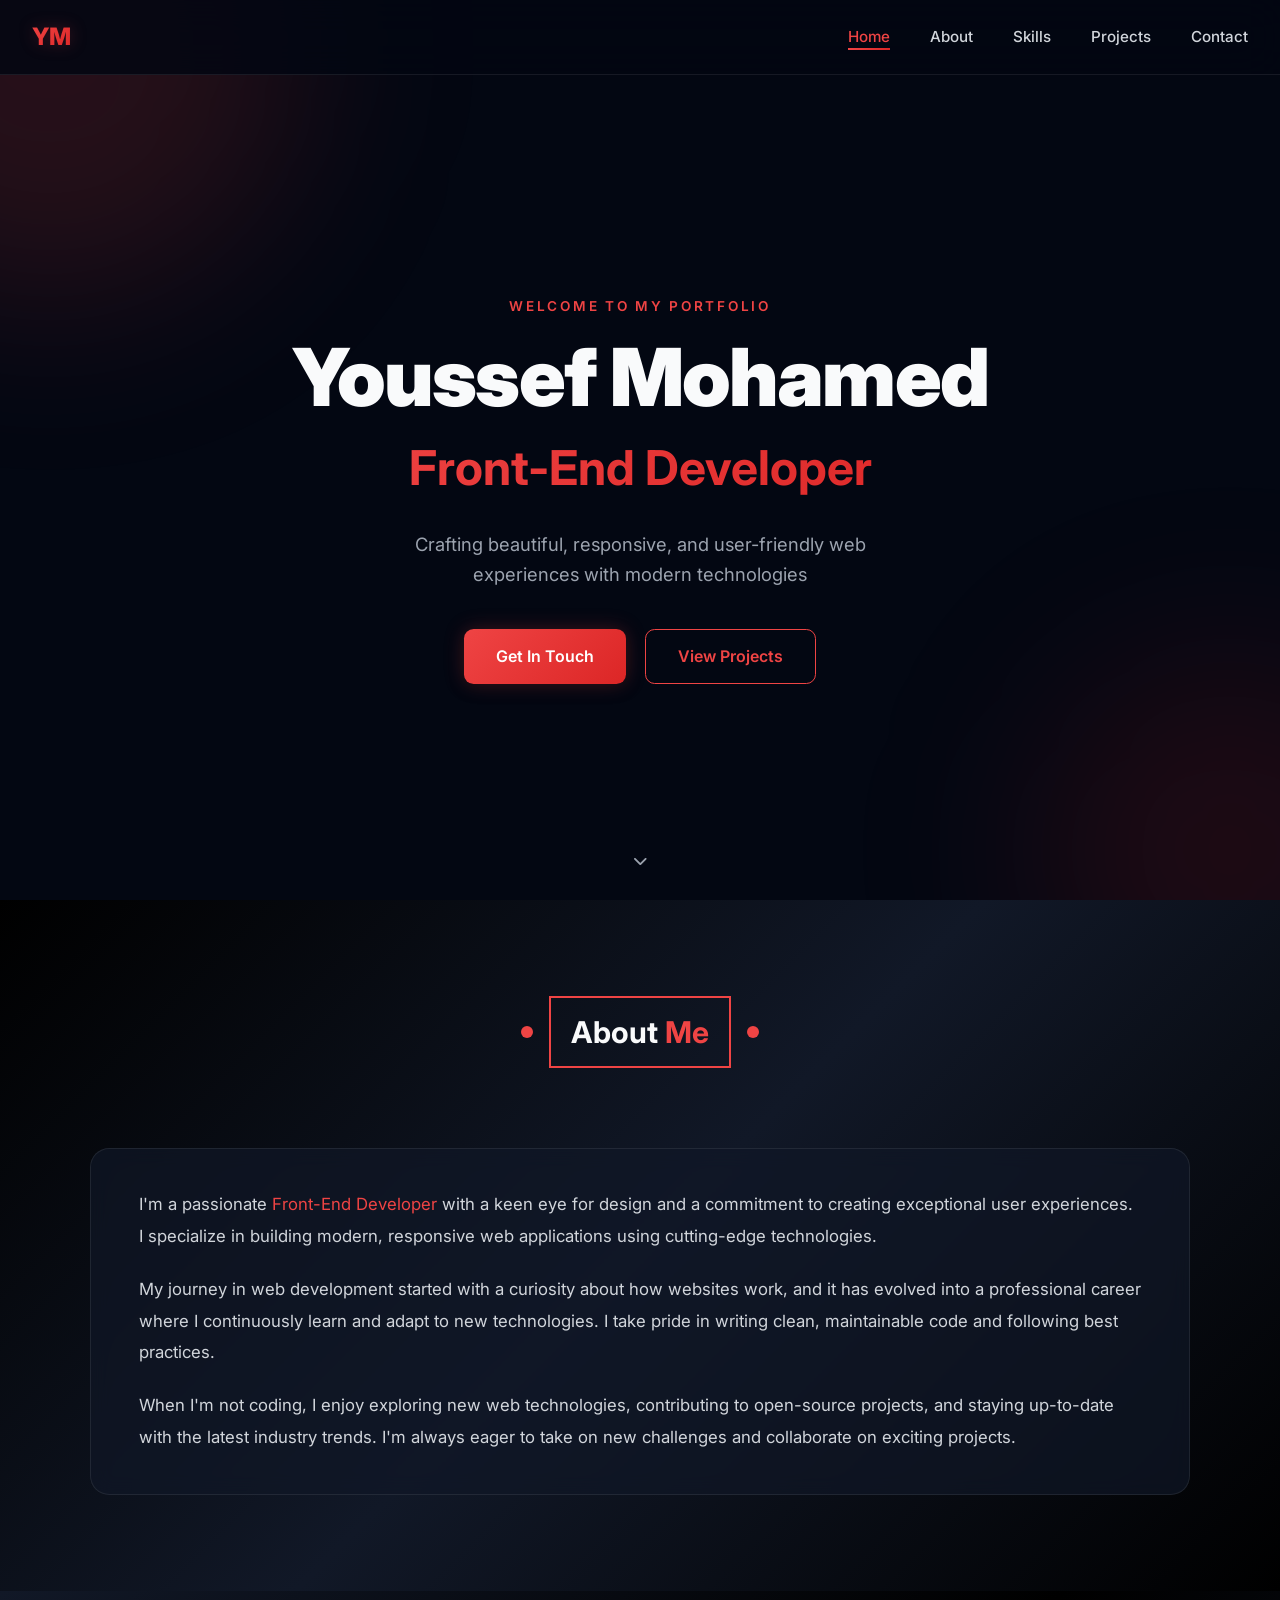
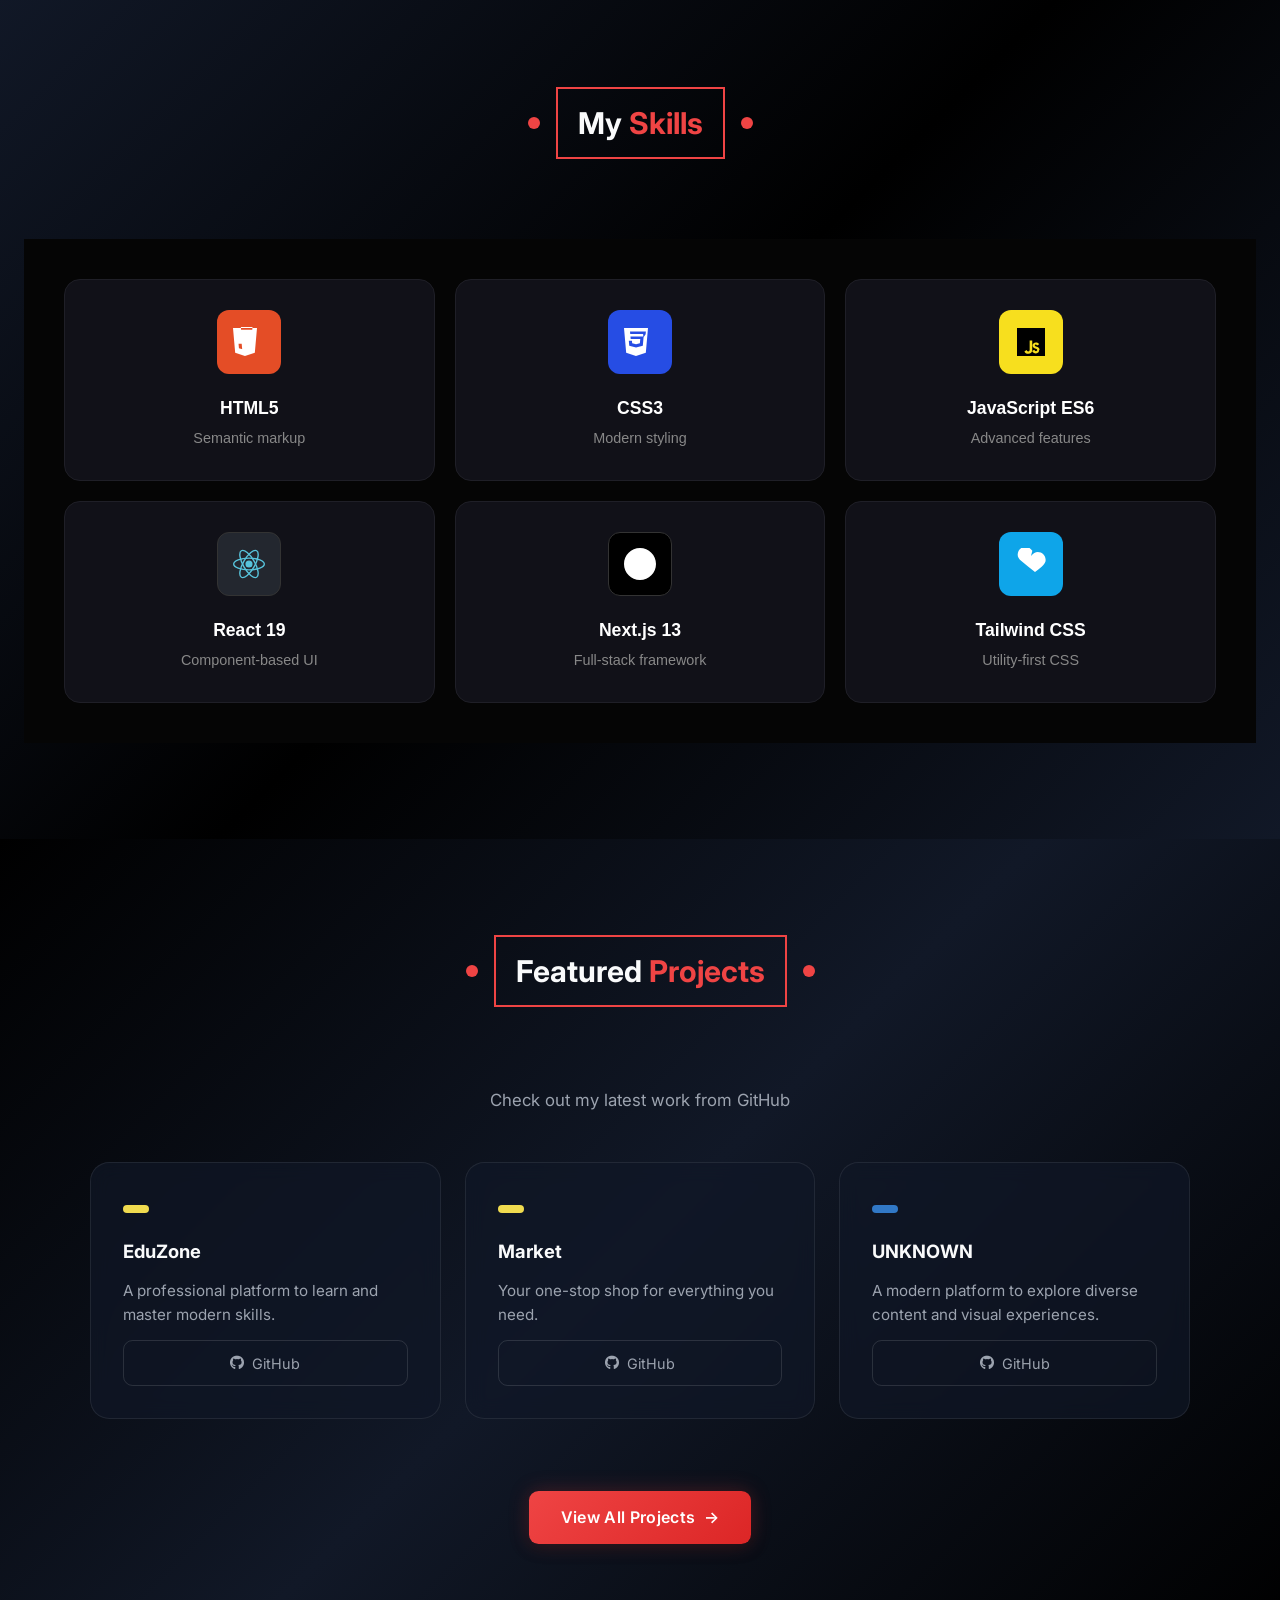
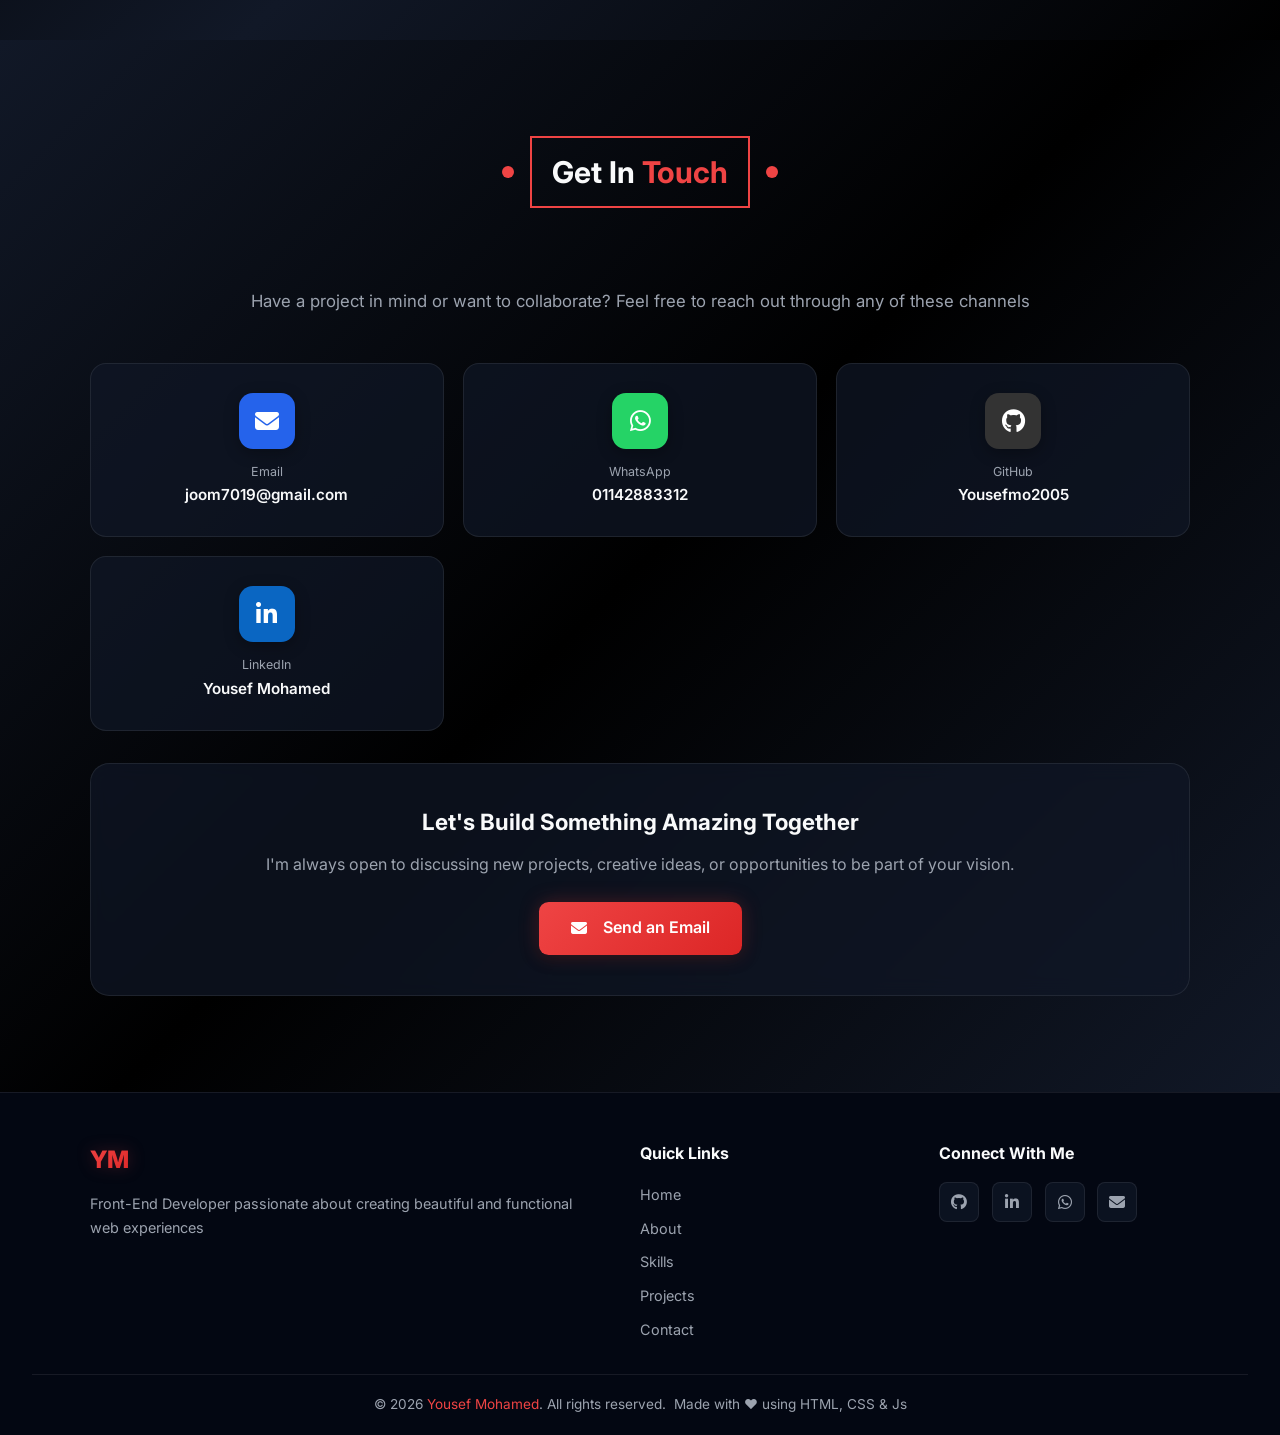
<file: index.html>
<!doctype html>
<html lang="en">
  <head>
    <meta charset="UTF-8" />
    <meta name="viewport" content="width=device-width, initial-scale=1.0" />
    <title>Premium Personal Portfolio Website</title>
    <link rel="preconnect" href="https://fonts.googleapis.com" />
    <link rel="preconnect" href="https://fonts.gstatic.com" crossorigin />
    <link
      href="https://fonts.googleapis.com/css2?family=Inter:wght@300;400;500;600;700;800;900&display=swap"
      rel="stylesheet"
    />
    <link
      rel="stylesheet"
      href="https://cdnjs.cloudflare.com/ajax/libs/font-awesome/6.5.0/css/all.min.css"
    />
    <link rel="stylesheet" href="style.css" />
  </head>
  <body>
    <!-- ─── NAVBAR ─── -->
    <nav class="navbar" id="navbar">
      <div class="nav-inner">
        <a href="#hero" class="logo">YM</a>

        <!-- الزرار الجديد -->
        <button class="menu-toggle" id="menu-toggle">
          <span></span>
          <span></span>
          <span></span>
        </button>

        <ul class="nav-links" id="nav-links">
          <li><a href="#hero" class="nav-link active">Home</a></li>
          <li><a href="#about" class="nav-link">About</a></li>
          <li><a href="#skills" class="nav-link">Skills</a></li>
          <li><a href="#projects" class="nav-link">Projects</a></li>
          <li><a href="#contact" class="nav-link">Contact</a></li>
        </ul>
      </div>
    </nav>

    <!-- ─── HERO ─── -->
    <section id="hero" class="hero">
      <div class="blob blob-tl"></div>
      <div class="blob blob-br"></div>
      <div class="hero-content reveal">
        <p class="hero-sub">WELCOME TO MY PORTFOLIO</p>
        <h1 class="hero-name">Youssef Mohamed</h1>
        <h2 class="hero-role">Front-End Developer</h2>
        <p class="hero-desc">
          Crafting beautiful, responsive, and user-friendly web experiences with
          modern technologies
        </p>
        <div class="hero-btns">
          <a href="#contact" class="btn btn-solid">Get In Touch</a>
          <a href="#projects" class="btn btn-outline">View Projects</a>
        </div>
      </div>
      <div class="scroll-indicator">
        <i class="fas fa-chevron-down"></i>
      </div>
    </section>

    <!-- ─── ABOUT ─── -->
    <section id="about" class="section about-bg">
      <!--main title-->
      <h2 class="main-title">About <span class="accent">Me</span></h2>
      <!--End title-->
      <div class="section-inner reveal">
        <div class="about-card">
          <p>
            I'm a passionate
            <span class="accent">Front-End Developer</span> with a keen eye for
            design and a commitment to creating exceptional user experiences. I
            specialize in building modern, responsive web applications using
            cutting-edge technologies.
          </p>
          <p>
            My journey in web development started with a curiosity about how
            websites work, and it has evolved into a professional career where I
            continuously learn and adapt to new technologies. I take pride in
            writing clean, maintainable code and following best practices.
          </p>
          <p>
            When I'm not coding, I enjoy exploring new web technologies,
            contributing to open-source projects, and staying up-to-date with
            the latest industry trends. I'm always eager to take on new
            challenges and collaborate on exciting projects.
          </p>
        </div>
      </div>
    </section>

    <!-- ─── SKILLS ─── -->
    <section id="skills" class="section skills-bg">
      <!--main title-->
      <h2 class="main-title">My <span class="accent">Skills</span></h2>
      <!--End title-->
      <div class="skills-grid">
        <div class="skill-card">
          <div class="skill-icon-box" style="background: #e44d26">
            <svg viewBox="0 0 512 512" fill="white">
              <path
                d="M0 32l34.9 395.8L191.5 480l157.6-52.2L384 32H0zm308.2 127.9H124.4l4.1 49.4h175.6l-13.6 148.4-97.9 27-97.5-27-6.3-71.9H139l10.5 115.3 84.5 22.9 84.7-22.9 31.6-339.2h-221l-3.9-44.1H312l-3.8 44.1z"
              />
            </svg>
          </div>
          <h3>HTML5</h3>
          <p>Semantic markup</p>
        </div>

        <div class="skill-card">
          <div class="skill-icon-box" style="background: #264de4">
            <svg viewBox="0 0 512 512" fill="white">
              <path
                d="M0 32l34.9 395.8L191.5 480l157.6-52.2L384 32H0zm313.1 147.5l-12.2 135.2-108.4 30-108.4-30-7-77.2h50.1l3.5 39.1 61.8 17.1 61.8-17.1 6.3-69.7H106.8l-3.6-40.2h206.5l-3.7-40.2H99.6l-3.5-39.1h253.9l-3.9 44.1z"
              />
            </svg>
          </div>
          <h3>CSS3</h3>
          <p>Modern styling</p>
        </div>

        <div class="skill-card">
          <div class="skill-icon-box" style="background: #f7df1e">
            <svg viewBox="0 0 448 512" fill="black">
              <path
                d="M0 32v448h448V32H0zm243.8 349.4c0 43.6-25.6 63.5-62 63.5-33.7 0-53.2-17.4-63.2-38.5l34.3-20.7c6.6 11.7 12.6 21.6 27.1 21.6 13.8 0 22.6-5.4 22.6-26.5V231.6h41.2v149.8zm111.4 0c0 37.6-20.1 57.6-51.1 57.6-32 0-51.5-16-62.1-37.5l34.1-20.5c7.3 12.1 14.3 21 27.8 21 12 0 19.2-5.4 19.2-17.6 0-11-8.3-14.9-20.1-19.9l-14.6-6.3c-23.7-10-38.6-21.5-38.6-47.1 0-23.3 18.2-46.3 53.2-46.3 24.8 0 43.8 11.1 51.9 25.9l-33.2 20.8c-5.2-10.3-13-16.1-22.8-16.1-9.2 0-14.3 5.2-14.3 12.1 0 10 7 13.6 18.7 18.6l14.6 6.3c28.6 12.2 44.1 23.9 44.1 50.7z"
              />
            </svg>
          </div>
          <h3>JavaScript ES6</h3>
          <p>Advanced features</p>
        </div>

        <div class="skill-card">
          <div
            class="skill-icon-box"
            style="background: #23272f; border: 1px solid #333"
          >
            <svg
              viewBox="-11.5 -10.23174 23 20.46348"
              fill="none"
              stroke="#58c4dc"
              stroke-width="1"
            >
              <circle r="2.05" fill="#58c4dc" />
              <g>
                <ellipse rx="11" ry="4.2" />
                <ellipse rx="11" ry="4.2" transform="rotate(60)" />
                <ellipse rx="11" ry="4.2" transform="rotate(120)" />
              </g>
            </svg>
          </div>
          <h3>React 19</h3>
          <p>Component-based UI</p>
        </div>

        <div class="skill-card">
          <div
            class="skill-icon-box"
            style="background: #000; border: 1px solid #333"
          >
            <svg viewBox="0 0 128 128" fill="white">
              <path
                d="M64 0C28.7 0 0 28.7 0 64s28.7 64 64 64 64-28.7 64-64S99.3 0 64 0zm33.5 91.8l-46.7-60.1h-7.1v56.3h7.1V41.9l40.3 52h6.4v-2.1z"
              />
            </svg>
          </div>
          <h3>Next.js 13</h3>
          <p>Full-stack framework</p>
        </div>

        <div class="skill-card">
          <div class="skill-icon-box" style="background: #0ea5e9">
            <svg viewBox="0 0 24 24" fill="white">
              <path
                d="M12.001 6C13.667 4 15.334 3 17.001 3c3.333 0 6 2.667 6 6 0 1.667-1 3.333-3 5-1.667 1.333-3.334 2.667-5 4l-5-4c-1.666-1.333-3.333-2.667-5-4-2-1.667-3-3.333-3-5 0-3.333 2.667-6 6-6 1.667 0 3.334 1 5 3z"
              />
            </svg>
          </div>
          <h3>Tailwind CSS</h3>
          <p>Utility-first CSS</p>
        </div>
      </div>
    </section>

    <!-- ─── PROJECTS ─── -->
    <section id="projects" class="section about-bg">
      <!--main title-->
      <h2 class="main-title">Featured <span class="accent">Projects</span></h2>
      <!--End title-->
      <div class="section-inner reveal">
        <p class="section-sub">Check out my latest work from GitHub</p>
        <div class="projects-grid">
          <div class="project-card">
            <div class="project-top">
              <span class="lang-tag lang-js"></span>
            </div>
            <h3>EduZone</h3>
            <p>A professional platform to learn and master modern skills.</p>
            <a
              href="https://yousefmo2005.github.io/Project-courses/"
              class="github-btn"
              ><i class="fab fa-github"></i> GitHub</a
            >
          </div>

          <div class="project-card">
            <div class="project-top">
              <span class="lang-tag lang-js"></span>
            </div>
            <h3>Market</h3>
            <p>Your one-stop shop for everything you need.</p>
            <a
              href="https://yousefmo2005.github.io/Project-market/"
              class="github-btn"
              ><i class="fab fa-github"></i> GitHub</a
            >
          </div>

          <div class="project-card">
            <div class="project-top">
              <span class="lang-tag lang-ts"></span>
            </div>
            <h3>UNKNOWN</h3>
            <p>
              A modern platform to explore diverse content and visual
              experiences.
            </p>
            <a href="https://yousefmo2005.github.io/proo/" class="github-btn"
              ><i class="fab fa-github"></i> GitHub</a
            >
          </div>
        </div>
        <div class="center mt-3">
          <a href="projects.html" class="btn btn-solid btn-arrow"
            >View All Projects &nbsp;→</a
          >
        </div>
      </div>
    </section>

    <!-- ─── CONTACT ─── -->
    <section id="contact" class="section skills-bg">
      <!--main title-->
      <h2 class="main-title">Get In <span class="accent">Touch</span></h2>
      <!--End title-->
      <div class="section-inner reveal">
        <p class="section-sub">
          Have a project in mind or want to collaborate? Feel free to reach out
          through any of these channels
        </p>

        <div class="contact-grid">
          <a href="mailto:joom7019@gmail.com" class="contact-card">
            <div class="contact-icon-box" style="background: #2563eb">
              <i class="fas fa-envelope"></i>
            </div>
            <div>
              <p class="contact-label">Email</p>
              <p class="contact-val">joom7019@gmail.com</p>
            </div>
          </a>
          <a href="https://wa.me/201142883312" class="contact-card">
            <div class="contact-icon-box" style="background: #25d366">
              <i class="fab fa-whatsapp"></i>
            </div>
            <div>
              <p class="contact-label">WhatsApp</p>
              <p class="contact-val">01142883312</p>
            </div>
          </a>
          <a href="https://github.com/Yousefmo2005" class="contact-card">
            <div class="contact-icon-box" style="background: #333">
              <i class="fab fa-github"></i>
            </div>
            <div>
              <p class="contact-label">GitHub</p>
              <p class="contact-val">Yousefmo2005</p>
            </div>
          </a>
          <a
            href="https://www.linkedin.com/in/yousef-mohamed-a74a28388?utm_source=share&utm_campaign=share_via&utm_content=profile&utm_medium=android_app"
            class="contact-card"
          >
            <div class="contact-icon-box" style="background: #0a66c2">
              <i class="fab fa-linkedin-in"></i>
            </div>
            <div>
              <p class="contact-label">LinkedIn</p>
              <p class="contact-val">Yousef Mohamed</p>
            </div>
          </a>
        </div>

        <div class="cta-box">
          <h3>Let's Build Something Amazing Together</h3>
          <p>
            I'm always open to discussing new projects, creative ideas, or
            opportunities to be part of your vision.
          </p>
          <a href="mailto:joom7019@gmail.com" class="btn btn-solid"
            ><i class="fas fa-envelope"></i>&nbsp; Send an Email</a
          >
        </div>
      </div>
    </section>

    <!-- ─── FOOTER ─── -->
    <footer class="footer">
      <div class="footer-inner">
        <div class="footer-col">
          <div class="logo">YM</div>
          <p>
            Front-End Developer passionate about creating beautiful and
            functional web experiences
          </p>
        </div>
        <div class="footer-col">
          <h4>Quick Links</h4>
          <ul>
            <li><a href="#hero">Home</a></li>
            <li><a href="#about">About</a></li>
            <li><a href="#skills">Skills</a></li>
            <li><a href="#projects">Projects</a></li>
            <li><a href="#contact">Contact</a></li>
          </ul>
        </div>
        <div class="footer-col">
          <h4>Connect With Me</h4>
          <div class="social-icons">
            <a href="https://github.com/Yousefmo2005" class="social-icon"
              ><i class="fab fa-github"></i
            ></a>
            <a
              href="https://www.linkedin.com/in/yousef-mohamed-a74a28388?utm_source=share&utm_campaign=share_via&utm_content=profile&utm_medium=android_app"
              class="social-icon"
              ><i class="fab fa-linkedin-in"></i
            ></a>
            <a href="https://wa.me/201142883312" class="social-icon"
              ><i class="fab fa-whatsapp"></i
            ></a>
            <a href="mailto:joom7019@gmail.com" class="social-icon"
              ><i class="fas fa-envelope"></i
            ></a>
          </div>
        </div>
      </div>
      <div class="footer-bottom">
        <p>
          © 2026 <span class="accent">Yousef Mohamed</span>. All rights
          reserved. &nbsp;Made with ❤️ using HTML, CSS &amp; Js
        </p>
      </div>
    </footer>

    <script src="script.js"></script>
  </body>
</html>
</file>
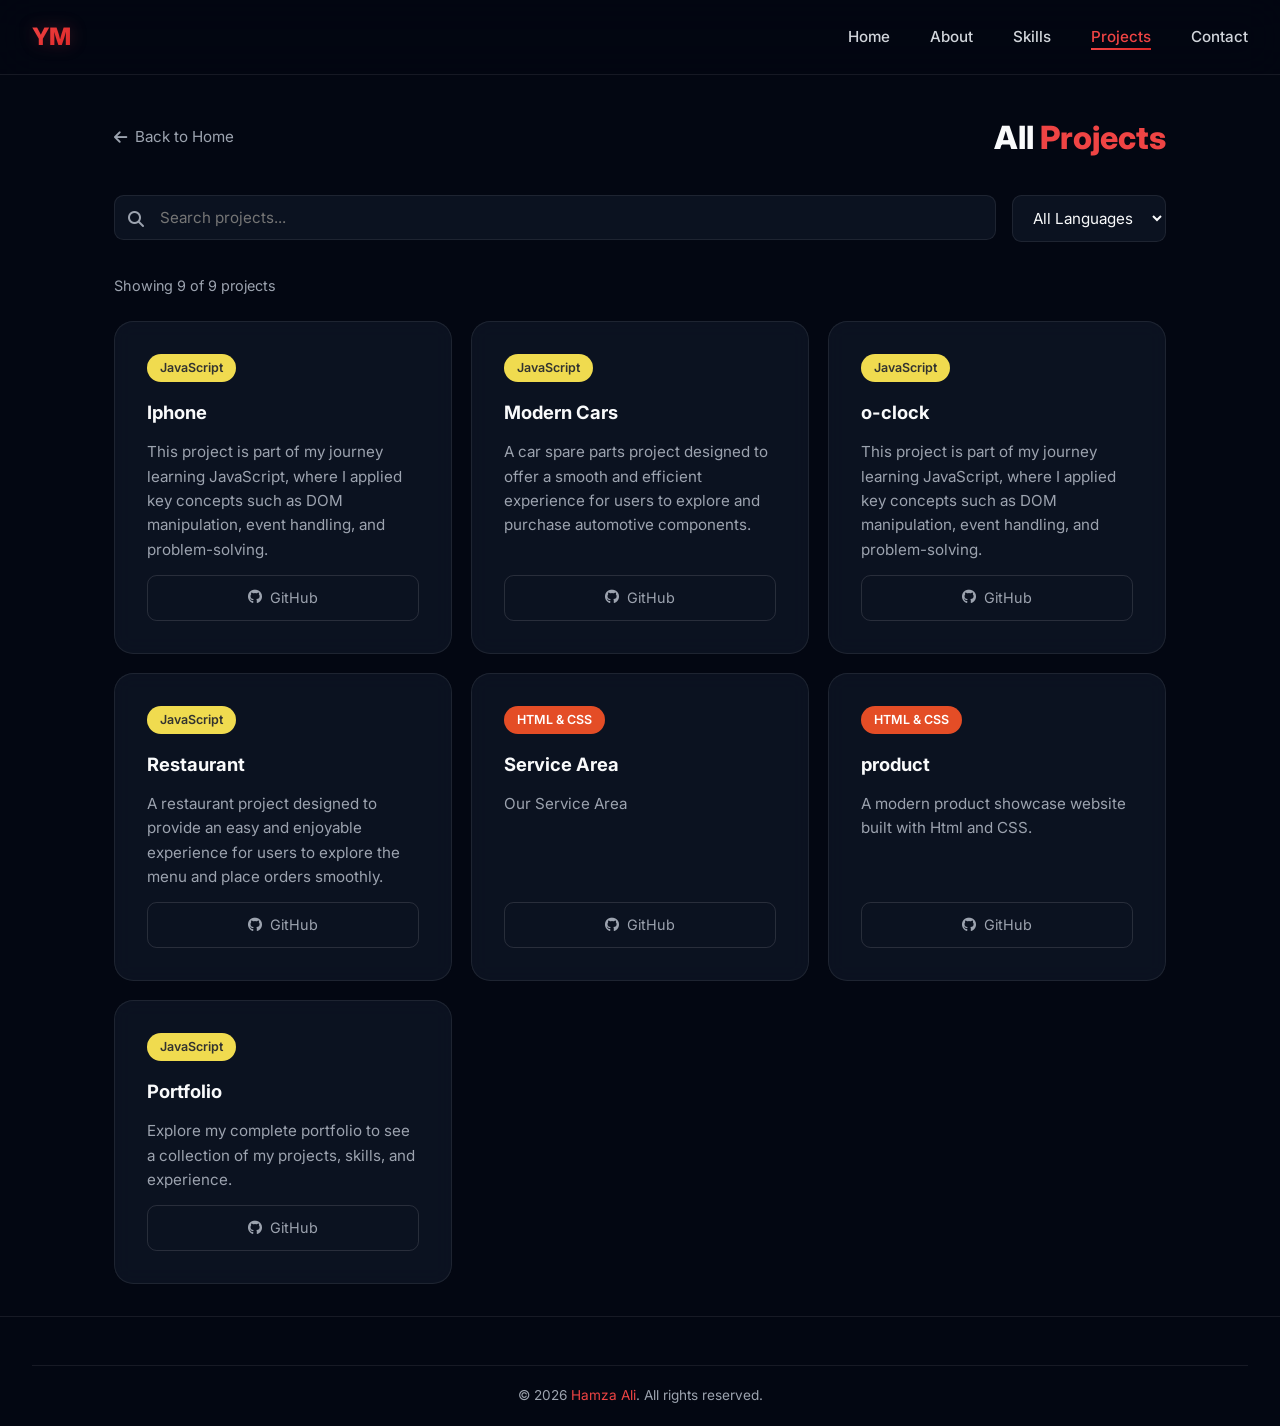
<file: projects.html>
<!doctype html>
<html lang="en">
  <head>
    <meta charset="UTF-8" />
    <meta name="viewport" content="width=device-width, initial-scale=1.0" />
    <title>All Projects</title>
    <link rel="preconnect" href="https://fonts.googleapis.com" />
    <link rel="preconnect" href="https://fonts.gstatic.com" crossorigin />
    <link
      href="https://fonts.googleapis.com/css2?family=Inter:wght@300;400;500;600;700;800&display=swap"
      rel="stylesheet"
    />
    <link
      rel="stylesheet"
      href="https://cdnjs.cloudflare.com/ajax/libs/font-awesome/6.5.0/css/all.min.css"
    />
    <link rel="stylesheet" href="style.css" />
    <style>
      .projects-page {
        min-height: 100vh;
        padding: 2rem 1.5rem;
        max-width: 1100px;
        margin: 0 auto;
      }
      .projects-page-header {
        display: flex;
        align-items: center;
        justify-content: space-between;
        margin-bottom: 2rem;
        padding-top: 5rem;
        flex-wrap: wrap;
        gap: 1rem;
      }
      .back-link {
        display: flex;
        align-items: center;
        gap: 0.5rem;
        color: var(--muted);
        font-size: 0.95rem;
        transition: color 0.3s;
      }
      .back-link:hover {
        color: var(--red);
      }
      .projects-page-title {
        font-size: 2rem;
        font-weight: 800;
      }
      .filters {
        display: flex;
        gap: 1rem;
        margin-bottom: 2rem;
        flex-wrap: wrap;
      }
      .search-box {
        flex: 1;
        min-width: 200px;
        position: relative;
      }
      .search-box input {
        width: 100%;
        padding: 0.75rem 1rem 0.75rem 2.8rem;
        background: var(--card-bg);
        border: 1px solid var(--border);
        border-radius: 0.6rem;
        color: var(--text);
        font-family: var(--font);
        font-size: 0.95rem;
        outline: none;
        transition: border-color 0.3s;
      }
      .search-box input:focus {
        border-color: rgba(239, 68, 68, 0.4);
      }
      .search-box .search-icon {
        position: absolute;
        left: 0.9rem;
        top: 50%;
        transform: translateY(-50%);
        color: var(--muted);
      }
      .lang-select {
        padding: 0.75rem 1rem;
        background: var(--card-bg);
        border: 1px solid var(--border);
        border-radius: 0.6rem;
        color: var(--text);
        font-family: var(--font);
        font-size: 0.95rem;
        outline: none;
        cursor: pointer;
      }
      .results-count {
        color: var(--muted);
        font-size: 0.9rem;
        margin-bottom: 1.5rem;
      }
      .all-projects-grid {
        display: grid;
        grid-template-columns: repeat(auto-fill, minmax(300px, 1fr));
        gap: 1.2rem;
      }
      .no-results {
        text-align: center;
        padding: 4rem;
        color: var(--muted);
        font-size: 1.1rem;
        display: none;
      }
    </style>
  </head>
  <body>
    <!-- ─── NAVBAR ─── -->
    <nav class="navbar" id="navbar">
      <div class="nav-inner">
        <a href="index.html" class="logo">YM</a>
        <ul class="nav-links">
          <li><a href="index.html#hero" class="nav-link">Home</a></li>
          <li><a href="index.html#about" class="nav-link">About</a></li>
          <li><a href="index.html#skills" class="nav-link">Skills</a></li>
          <li>
            <a href="index.html#projects" class="nav-link active">Projects</a>
          </li>
          <li><a href="index.html#contact" class="nav-link">Contact</a></li>
        </ul>
      </div>
    </nav>
    
    <div class="projects-page">
      <div class="projects-page-header">
        <a href="index.html" class="back-link"
          ><i class="fas fa-arrow-left"></i> Back to Home</a
        >
        <h1 class="projects-page-title">
          All <span class="accent">Projects</span>
        </h1>
      </div>
      
      <div class="filters">
        <div class="search-box">
          <i class="fas fa-search search-icon"></i>
          <input
            type="text"
            id="searchInput"
            placeholder="Search projects..."
          />
        </div>
        <select class="lang-select" id="langFilter">
          <option value="">All Languages</option>
          <option value="JavaScript">JavaScript</option>
          <option value="TypeScript">TypeScript</option>
          <option value="HTML&CSS">HTML & CSS</option>
        </select>
      </div>

      <p class="results-count" id="resultsCount">Showing 9 of 9 projects</p>

      <div class="all-projects-grid" id="projectsGrid">
        <div class="project-card" data-lang="JavaScript">
          <div class="project-top">
            <span class="lang-tag lang-js">JavaScript</span>
          </div>
          <h3>Iphone</h3>
          <p>
            This project is part of my journey learning JavaScript, where I
            applied key concepts such as DOM manipulation, event handling, and
            problem-solving.
          </p>
          <a href="https://yousefmo2005.github.io/Iphone/" class="github-btn"
            ><i class="fab fa-github"></i> GitHub</a
          >
        </div>

        <div class="project-card" data-lang="JavaScript">
          <div class="project-top">
            <span class="lang-tag lang-js">JavaScript</span>
          </div>
          <h3>Modern Cars</h3>
          <p>A car spare parts project designed to offer a smooth and efficient experience for users to explore and purchase automotive components.</p>
          <a
            href="https://yousefmo2005.github.io/Project-/"
            class="github-btn"
            ><i class="fab fa-github"></i> GitHub</a
          >
        </div>

        <div class="project-card" data-lang="JavaScript">
          <div class="project-top">
            <span class="lang-tag lang-js">JavaScript</span>
          </div>
          <h3>o-clock</h3>
          <p>This project is part of my journey learning JavaScript, where I applied key concepts such as DOM manipulation, event handling, and problem-solving.</p>
          <a href="https://yousefmo2005.github.io/o-clock/" class="github-btn"
            ><i class="fab fa-github"></i> GitHub</a
          >
        </div>

        <div class="project-card" data-lang="JavaScript">
          <div class="project-top">
            <span class="lang-tag lang-js">JavaScript</span>
          </div>
          <h3>Restaurant</h3>
          <p>A restaurant project designed to provide an easy and enjoyable experience for users to explore the menu and place orders smoothly.</p>
          <a href="https://yousefmo2005.github.io/Restaurant/ " class="github-btn"
            ><i class="fab fa-github"></i> GitHub</a
          >
        </div>

        <div class="project-card" data-lang="HTML&CSS">
          <div class="project-top">
            <span class="lang-tag lang-html">HTML & CSS</span>
          </div>
          <h3>Service Area</h3>
          <p>Our Service Area</p>
          <a href="https://yousefmo2005.github.io/Service-Area/" class="github-btn"
            ><i class="fab fa-github"></i> GitHub</a
          >
        </div>

        <div class="project-card" data-lang="HTML&CSS">
          <div class="project-top">
            <span class="lang-tag lang-html">HTML & CSS</span>
          </div>
          <h3>product</h3>
          <p>A modern product showcase website built with Html and  CSS.</p>
          <a href="https://yousefmo2005.github.io/product/" class="github-btn"
            ><i class="fab fa-github"></i> GitHub</a
          >
        </div>

        <div class="project-card" data-lang="JavaScript">
            <div class="project-top">
              <span class="lang-tag lang-js">JavaScript</span>
            </div>
            <h3>Portfolio</h3>
            <p>Explore my complete portfolio to see a collection of my projects, skills, and experience.</p>
            <a
              href="https://yousefmo2005.github.io/Portfolio/"
              class="github-btn"
              ><i class="fab fa-github"></i> GitHub</a
            >
          </div>
        
      </div>
      
      <div class="no-results" id="noResults">
        No projects found matching your search.
      </div>
    </div>

    <footer class="footer">
      <div class="footer-bottom">
        <p>
          © 2026 <span class="accent">Hamza Ali</span>. All rights reserved.
        </p>
      </div>
    </footer>

    <script src="script.js"></script>
    <script>
      const searchInput = document.getElementById("searchInput");
      const langFilter = document.getElementById("langFilter");
      const cards = document.querySelectorAll("#projectsGrid .project-card");
      const resultsCount = document.getElementById("resultsCount");
      const noResults = document.getElementById("noResults");

      function filterProjects() {
        const q = searchInput.value.toLowerCase();
        const lang = langFilter.value;
        let visible = 0;
        cards.forEach((card) => {
          const name = card.querySelector("h3").textContent.toLowerCase();
          const desc = card.querySelector("p").textContent.toLowerCase();
          const cardLang = card.dataset.lang;
          const matchesQ = name.includes(q) || desc.includes(q);
          const matchesLang = !lang || cardLang === lang;
          const show = matchesQ && matchesLang;
          card.style.display = show ? "" : "none";
          if (show) visible++;
        });
        const total = cards.length;
        resultsCount.textContent = `Showing ${visible} of ${total} projects`;
        noResults.style.display = visible === 0 ? "block" : "none";
      }

      searchInput.addEventListener("input", filterProjects);
      langFilter.addEventListener("change", filterProjects);
    </script>
  </body>
</html>
</file>
<file: style.css>
:root {
    --bg: #030712;
    --bg2: #111827;
    --bg3: #0f0f0f;
    --red: #ef4444;
    --red2: #dc2626;
    --red3: #b91c1c;
    --red-glow: rgba(239, 68, 68, 0.25);
    --red-glow2: rgba(239, 68, 68, 0.10);
    --text: #f9fafb;
    --muted: #9ca3af;
    --border: rgba(255, 255, 255, 0.08);
    --card-bg: rgba(17, 24, 39, 0.7);
    --font: 'Inter', sans-serif;
    --dur: 0.3s;
    --ease: cubic-bezier(.4, 0, .2, 1);
}

*,
*::before,
*::after {
    margin: 0;
    padding: 0;
    box-sizing: border-box;
}

html {
    scroll-behavior: smooth;
}

body {
    font-family: var(--font);
    background: var(--bg);
    color: var(--text);
    line-height: 1.6;
    overflow-x: hidden;
}

a {
    text-decoration: none;
    color: inherit;
}

ul {
    list-style: none;
}

.accent {
    color: var(--red);
    transition: 0.3s;
}


.center {
    text-align: center;
}

.mt-3 {
    margin-top: 2rem;
}

/* ─── BLOBS ─── */
.blob {
    position: absolute;
    border-radius: 50%;
    filter: blur(90px);
    pointer-events: none;
    z-index: 0;
}

.blob-tl {
    width: 500px;
    height: 500px;
    background: rgba(239, 68, 68, .15);
    top: -200px;
    left: -200px;
}

.blob-br {
    width: 400px;
    height: 400px;
    background: rgba(220, 38, 38, .12);
    bottom: -150px;
    right: -150px;
}

.blob-r {
    width: 600px;
    height: 600px;
    background: rgba(239, 68, 68, .08);
    top: 50%;
    right: -250px;
    transform: translateY(-50%);
}

.blob-l {
    width: 600px;
    height: 600px;
    background: rgba(239, 68, 68, .08);
    top: 50%;
    left: -250px;
    transform: translateY(-50%);
}







/*main-title*/
.main-title{
    border: 2px solid var(--red);
    width: fit-content;
    font-size: 30px;
    position: relative;
    z-index: 1;
    margin: 0 auto 80px;
    padding: 10px 20px;
    cursor: pointer;
    transition: var(--main-transition);
}
.main-title:hover{
    color: white;
    border: 2px solid var(--bg);
    transition: 0.3s;
}
.main-title:hover .accent {
    color: white;
    transition: 0.3s;
}
.main-title::before{
    content: "";
    position: absolute;
    background-color: var(--red);
    border-radius: 50%;
    width: 12px;
    height: 12px;
    left: -30px;
    top:50%;
    transform: translateY(-50%);
}
.main-title::after{
    content: "";
    position: absolute;
    background-color: var(--red);
    border-radius: 50%;
    width: 12px;
    height: 12px;
    right: -30px;
    top:50%;
    transform: translateY(-50%);
}
.main-title:hover::before{
    z-index: -1;
    animation: left-move 0.5s linear forwards;
}
.main-title:hover::after{
    z-index: -1;
    animation: right-move 0.5s linear forwards;
}


/* ─── NAVBAR ─── */

/* تنسيق الزرار الافتراضي (مخفي) */
.menu-toggle {
  display: none;
  flex-direction: column;
  cursor: pointer;
  background: transparent;
  border: none;
  gap: 5px;
}

.menu-toggle span {
  display: block;
  width: 25px;
  height: 3px;
  background-color: #333; /* غير اللون حسب تصميمك */
  transition: 0.3s;
}

/* للموبايل */
@media (max-width: 768px) {
  .menu-toggle {
    display: flex; /* نظهر الزرار */
    transition: 0.3s ease;
  }

  .nav-links {
    display: none; /* نخفي القائمة الأصلية */
    flex-direction: column;
    position: absolute;
    top: 100%;
    left: 0;
    width: 100%;
    background: var(--bg2);
    color: white; /* غير الخلفية حسب تصميمك */
    padding: 20px;
    text-align: center;
    transition: 0.3s ease;
  }
  .nav-links:hover{
    color: var(--red);
  }
  /* كلاس هيتضاف بالـ JS عشان يفتح القائمة */
  .nav-links.active {
    display: flex;
  }
}

.navbar {
    position: fixed;
    top: 0;
    left: 0;
    right: 0;
    z-index: 999;
    background: rgba(3, 7, 18, .85);
    backdrop-filter: blur(20px);
    -webkit-backdrop-filter: blur(20px);
    border-bottom: 1px solid var(--border);
    transition: box-shadow var(--dur) var(--ease);
}

.navbar.scrolled {
    box-shadow: 0 4px 30px var(--red-glow2);
}

.nav-inner {
    max-width: 1280px;
    margin: 0 auto;
    padding: 1.1rem 2rem;
    display: flex;
    align-items: center;
    justify-content: space-between;
}

.logo {
    font-size: 1.5rem;
    font-weight: 800;
    background: linear-gradient(135deg, var(--red), var(--red2));
    -webkit-background-clip: text;
    -webkit-text-fill-color: transparent;
    background-clip: text;
    filter: drop-shadow(0 0 8px var(--red-glow));
}

.nav-links {
    display: flex;
    gap: 2.5rem;
}

.nav-link {
    font-size: .95rem;
    font-weight: 500;
    color: #d1d5db;
    position: relative;
    transition: color var(--dur) var(--ease);
}

.nav-link::after {
    content: '';
    position: absolute;
    bottom: -4px;
    left: 0;
    width: 0;
    height: 2px;
    background: linear-gradient(90deg, var(--red), var(--red2));
    transition: width var(--dur) var(--ease);
}

.nav-link:hover,
.nav-link.active {
    color: var(--red);
}

.nav-link:hover::after,
.nav-link.active::after {
    width: 100%;
}

/* ─── BUTTONS ─── */
.btn {
    display: inline-flex;
    align-items: center;
    justify-content: center;
    padding: .85rem 2rem;
    border-radius: .6rem;
    font-weight: 600;
    font-size: 1rem;
    cursor: pointer;
    transition: all var(--dur) var(--ease);
}

.btn-solid {
    background: linear-gradient(135deg, var(--red), var(--red2));
    color: #fff;
    box-shadow: 0 0 20px var(--red-glow), 0 4px 15px rgba(0, 0, 0, .3);
}

.btn-solid:hover {
    transform: translateY(-2px);
    box-shadow: 0 0 35px rgba(239, 68, 68, .5), 0 8px 25px rgba(0, 0, 0, .3);
}

.btn-outline {
    border: 1.5px solid var(--red);
    color: var(--red);
    background: transparent;
}

.btn-outline:hover {
    background: rgba(239, 68, 68, .1);
    transform: translateY(-2px);
}

.btn-arrow {
    margin-top: 2.5rem;
    letter-spacing: .02em;
}

.btn i {
    margin-right: .5rem;
}

/* ─── HERO ─── */
.hero {
    position: relative;
    min-height: 100vh;
    display: flex;
    align-items: center;
    justify-content: center;
    text-align: center;
    overflow: hidden;
}

.hero-content {
    position: relative;
    z-index: 1;
    max-width: 820px;
    padding: 80px 1.5rem 0;
}

.hero-sub {
    font-size: .85rem;
    font-weight: 600;
    letter-spacing: .2em;
    color: var(--red);
    text-transform: uppercase;
    margin-bottom: 1.2rem;
}

.hero-name {
    font-size: 80px;
    font-weight: 900;
    line-height: 1;
    margin-bottom: .8rem;
    letter-spacing: -.02em;
}

.hero-role {
    font-size: clamp(2rem, 4vw, 3rem);
    font-weight: 700;
    background: linear-gradient(135deg, var(--red), var(--red2));
    -webkit-background-clip: text;
    -webkit-text-fill-color: transparent;
    background-clip: text;
    margin-bottom: 1.5rem;
}

.hero-desc {
    font-size: 1.15rem;
    color: var(--muted);
    max-width: 560px;
    margin: 0 auto 2.5rem;
}

.hero-btns {
    display: flex;
    gap: 1.2rem;
    justify-content: center;
    flex-wrap: wrap;
}

.scroll-indicator {
    position: absolute;
    bottom: 2rem;
    left: 50%;
    transform: translateX(-50%);
    display: flex;
    flex-direction: column;
    align-items: center;
    gap: .3rem;
    color: var(--muted);
    font-size: .9rem;
    animation: bounce 2s infinite;
}

@keyframes bounce {

    0%,
    100% {
        transform: translateX(-50%) translateY(0);
    }

    50% {
        transform: translateX(-50%) translateY(8px);
    }
}

/* ─── SECTIONS ─── */
.section {
    position: relative;
    padding: 6rem 1.5rem;
    overflow: hidden;
}

.about-bg {
    background: linear-gradient(135deg, #000, #111827, #000);
}

.skills-bg {
    background: linear-gradient(135deg, #111827, #000, #111827);
}

.section-inner {
    position: relative;
    z-index: 1;
    max-width: 1100px;
    margin: 0 auto;
}

.section-title {
    font-size: clamp(2rem, 4vw, 3rem);
    font-weight: 800;
    text-align: center;
    margin-bottom: .6rem;
}

.divider {
    width: 80px;
    height: 3px;
    background: linear-gradient(90deg, var(--red), var(--red2));
    margin: 0 auto 1.5rem;
    border-radius: 2px;
}

.section-sub {
    text-align: center;
    color: var(--muted);
    font-size: 1.05rem;
    margin-bottom: 3rem;
}

/* ─── REVEAL ─── */
.reveal {
    opacity: 0;
    transform: translateY(40px);
    transition: opacity .7s var(--ease), transform .7s var(--ease);
}

.reveal.in-view {
    opacity: 1;
    transform: translateY(0);
}

/* ─── ABOUT ─── */
.about-card {
    background: var(--card-bg);
    border: 1px solid var(--border);
    border-radius: 1.2rem;
    padding: 2.5rem 3rem;
    backdrop-filter: blur(10px);
    color: #d1d5db;
    font-size: 1.05rem;
    line-height: 1.9;
}

.about-card p {
    margin-bottom: 1.3rem;
}

.about-card p:last-child {
    margin-bottom: 0;
}

/* ─── SKILLS ─── */

/* تنسيق شبكة الكروت */
/* الإعدادات الأساسية للـ Grid */
.skills-grid {
  display: grid;
  /* على الشاشات الكبيرة: الكارت بياخد 350px زي ما تحب */
  grid-template-columns: repeat(auto-fit, minmax(350px, 1fr)); 
  gap: 20px;
  background-color: #050505;
  padding: 40px;
  width: 100%;
  box-sizing: border-box;
}

/* التابلت والشاشات المتوسطة (أقل من 768px) */
@media (max-width: 768px) {
  .skills-grid {
    /* بنصغر الحد الأدنى لـ 280px عشان يقدر يشيل كارتين جنب بعض لو فيه مساحة */
    grid-template-columns: repeat(auto-fit, minmax(280px, 1fr));
    padding: 25px;
  }
}

/* الموبايل (أقل من 480px) */
@media (max-width: 480px) {
  .skills-grid {
    /* هنا الكارت بياخد عرض الشاشة بالكامل (100%) عشان ميبقاش فيه Scroll بالعرض */
    grid-template-columns: 1fr; 
    padding: 15px;
    gap: 15px;
  }
  
  .skill-card {
    padding: 25px 15px; /* تقليل الحواف الداخلية شوية للموبايل */
  }
}

/* تنسيق الكارت نفسه */
.skill-card {
  background: #111118;
  border: 1px solid #1f1f27;
  border-radius: 16px;
  padding: 30px;
  text-align: center;
  transition: all 0.3s ease;
}

/* --- تنسيق الأيقونات (الجديد) --- */
.skill-icon-box {
  width: 64px;
  height: 64px;
  margin: 0 auto 20px;
  display: flex;
  align-items: center;
  justify-content: center;
  border-radius: 12px; /* الحواف المنحنية للأيقونة */
}

/* ضبط حجم الـ SVG جوه المربع */
.skill-icon-box svg {
  width: 32px;
  height: 32px;
  display: block;
}

/* تنسيق نصوص الكارت */
.skill-card h3 {
  color: #fff;
  font-size: 1.1rem;
  margin-bottom: 5px;
  font-family: sans-serif;
}

.skill-card p {
  color: #888;
  font-size: 0.9rem;
  margin: 0;
  font-family: sans-serif;
}

.skill-card:hover {
    border-color: rgba(239, 68, 68, .4);
    transform: translateY(-6px);
    box-shadow: 0 12px 40px rgba(239, 68, 68, .12);
}


/* ─── PROJECTS ─── */
.projects-grid {
    display: grid;
    grid-template-columns: repeat(auto-fill, minmax(300px, 1fr));
    gap: 1.5rem;
}

.project-card {
    background: var(--card-bg);
    border: 1px solid var(--border);
    border-radius: 1.2rem;
    padding: 2rem;
    backdrop-filter: blur(10px);
    transition: all var(--dur) var(--ease);
    display: flex;
    flex-direction: column;
    gap: .8rem;
}

.project-card:hover {
    border-color: rgba(239, 68, 68, .4);
    transform: translateY(-6px);
    box-shadow: 0 12px 40px rgba(239, 68, 68, .12);
}

.project-top {
    margin-bottom: .2rem;
}

.lang-tag {
    display: inline-block;
    padding: .25rem .8rem;
    border-radius: 9999px;
    font-size: .78rem;
    font-weight: 600;
}

.lang-js {
    background: #f0db4f;
    color: #323330;
}

.lang-ts {
    background: #3178c6;
    color: #fff;
}

.lang-html {
    background: #e44d26;
    color: #fff;
}

.project-card h3 {
    font-size: 1.15rem;
    font-weight: 700;
}

.project-card p {
    color: var(--muted);
    font-size: .95rem;
    flex: 1;
}

.github-btn {
    display: flex;
    align-items: center;
    justify-content: center;
    gap: .5rem;
    width: 100%;
    padding: .65rem;
    border: 1px solid rgba(255, 255, 255, .12);
    border-radius: .6rem;
    color: var(--muted);
    font-size: .9rem;
    transition: all var(--dur) var(--ease);
}

.github-btn:hover {
    border-color: rgba(239, 68, 68, .4);
    color: var(--red);
}

/* ─── CONTACT GRID ─── */
.contact-grid {
    display: grid;
    grid-template-columns: repeat(3, 1fr);
    gap: 1.2rem;
    margin-bottom: 2rem;
}

.contact-card {
    background: var(--card-bg);
    border: 1px solid var(--border);
    border-radius: 1rem;
    padding: 1.8rem 1.5rem;
    display: flex;
    flex-direction: column;
    align-items: center;
    gap: .8rem;
    text-align: center;
    transition: all var(--dur) var(--ease);
    color: var(--text);
}

.contact-card:hover {
    border-color: rgba(239, 68, 68, .4);
    transform: translateY(-5px);
    box-shadow: 0 8px 30px rgba(239, 68, 68, .1);
}

.contact-icon-box {
    width: 56px;
    height: 56px;
    border-radius: 14px;
    display: flex;
    align-items: center;
    justify-content: center;
    font-size: 1.5rem;
    color: #fff;
    box-shadow: 0 4px 15px rgba(0, 0, 0, .3);
}

.contact-label {
    font-size: .78rem;
    color: var(--muted);
    margin-bottom: .1rem;
}

.contact-val {
    font-size: .95rem;
    font-weight: 600;
}

/* ─── CTA BOX ─── */
.cta-box {
    background: var(--card-bg);
    border: 1px solid var(--border);
    border-radius: 1.2rem;
    padding: 2.5rem;
    text-align: center;
    backdrop-filter: blur(10px);
    margin-top: 1rem;
}

.cta-box h3 {
    font-size: 1.4rem;
    font-weight: 700;
    margin-bottom: .8rem;
}

.cta-box p {
    color: var(--muted);
    margin-bottom: 1.5rem;
}

/* ─── FOOTER ─── */
.footer {
    border-top: 1px solid var(--border);
    padding: 3rem 2rem 0;
}

.footer-inner {
    max-width: 1100px;
    margin: 0 auto;
    display: grid;
    grid-template-columns: 2fr 1fr 1fr;
    gap: 3rem;
    padding-bottom: 2rem;
}

.footer-col .logo {
    margin-bottom: .8rem;
    display: inline-block;
}

.footer-col p {
    color: var(--muted);
    font-size: .9rem;
    line-height: 1.7;
}

.footer-col h4 {
    font-size: 1rem;
    font-weight: 700;
    margin-bottom: 1rem;
}

.footer-col ul {
    display: flex;
    flex-direction: column;
    gap: .5rem;
}

.footer-col ul a {
    color: var(--muted);
    font-size: .9rem;
    transition: color var(--dur);
}

.footer-col ul a:hover {
    color: var(--red);
}

.social-icons {
    display: flex;
    gap: .8rem;
    flex-wrap: wrap;
}

.social-icon {
    width: 40px;
    height: 40px;
    border-radius: .5rem;
    background: var(--card-bg);
    border: 1px solid var(--border);
    display: flex;
    align-items: center;
    justify-content: center;
    color: var(--muted);
    transition: all var(--dur) var(--ease);
}

.social-icon:hover {
    border-color: rgba(239, 68, 68, .4);
    color: var(--red);
}

.footer-bottom {
    border-top: 1px solid var(--border);
    text-align: center;
    padding: 1.2rem;
    color: var(--muted);
    font-size: .85rem;
}

/* ─── RESPONSIVE ─── */
@media(max-width:900px) {
    .contact-grid {
        grid-template-columns: repeat(2, 1fr);
    }

    .footer-inner {
        grid-template-columns: 1fr 1fr;
    }
}

@media(max-width:600px) {
    .nav-links {
        display: none;
    }

    .contact-grid {
        grid-template-columns: 1fr;
    }

    .about-card {
        padding: 1.8rem 1.5rem;
    }

    .footer-inner {
        grid-template-columns: 1fr;
    }
}








/* skills */









/* Animations */
/**/
@keyframes left-move{
    50%{
        left: 0;
        width: 12px;
        height: 12px;
    }
    100%{
        left: 0;
        width: 100%;
        height: 100%;
        border-radius: 0;
    }
}
@keyframes right-move{
    50%{
        right: 0;
        width: 12px;
        height: 12px;
    }
    100%{
        right: 0;
        width: 100%;
        height: 100%;
        border-radius: 0;
    }
}
/**/
</file>
